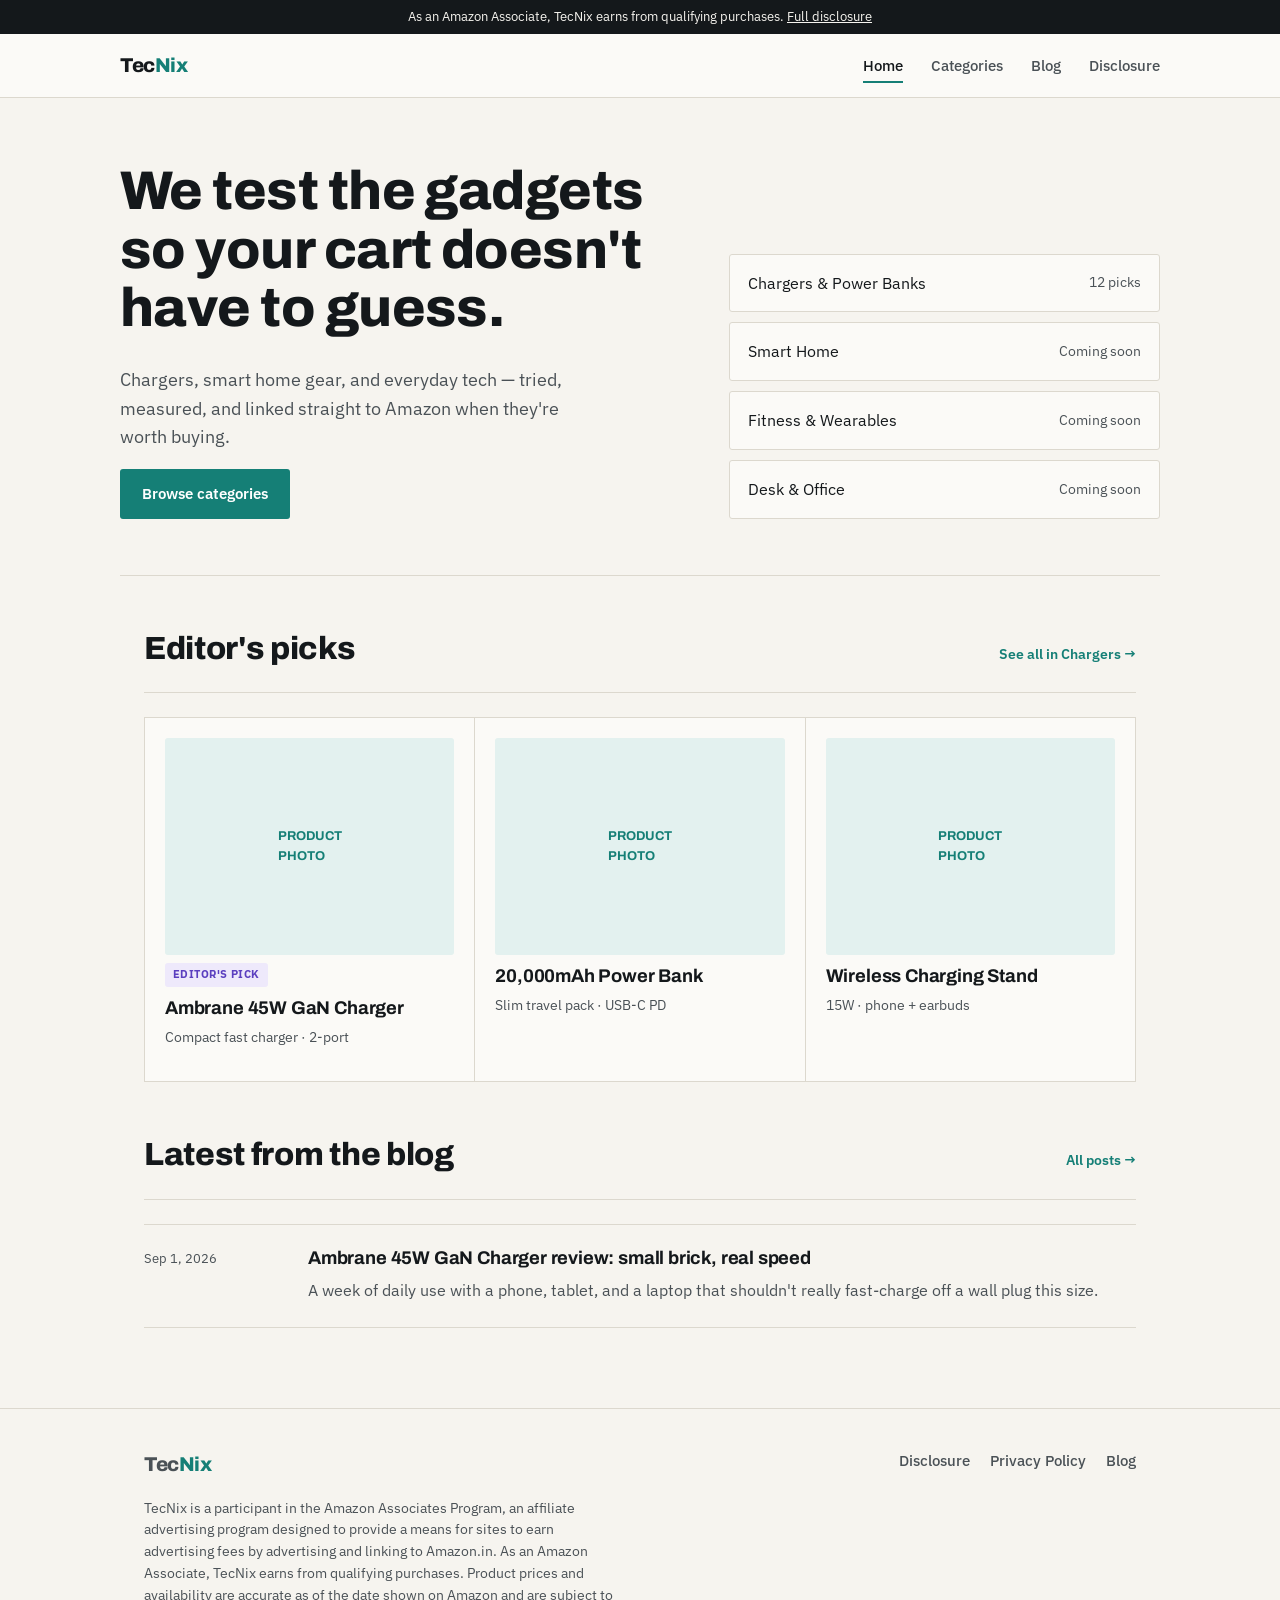
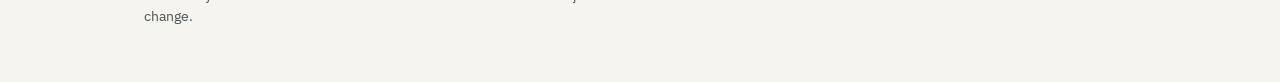
<file: index.html>
<!DOCTYPE html>
<html lang="en">
<head>
<meta charset="UTF-8">
<meta name="viewport" content="width=device-width, initial-scale=1.0">
<title>TecNix — Gadgets, tested and reviewed</title>
<meta name="description" content="Hands-on picks and honest reviews for chargers, smart home gear, and everyday gadgets, with straight links to buy on Amazon.">
<link rel="stylesheet" href="styles.css">
</head>
<body>

<div class="disclosure-strip">As an Amazon Associate, TecNix earns from qualifying purchases. <a href="disclosure.html">Full disclosure</a></div>

<header class="site">
  <nav class="site-nav wrap">
    <a href="index.html" class="logo">Tec<span>Nix</span></a>
    <button class="nav-toggle" aria-label="Toggle menu" onclick="document.querySelector('.nav-links').classList.toggle('open')">☰</button>
    <ul class="nav-links">
      <li><a href="index.html" class="active">Home</a></li>
      <li><a href="category-chargers-power-banks.html">Categories</a></li>
      <li><a href="blog.html">Blog</a></li>
      <li><a href="disclosure.html">Disclosure</a></li>
    </ul>
  </nav>
</header>

<main>
  <section class="hero wrap">
    <div>
      <h1>We test the gadgets<br>so your cart doesn't have to guess.</h1>
      <p class="lede">Chargers, smart home gear, and everyday tech — tried, measured, and linked straight to Amazon when they're worth buying.</p>
      <a href="category-chargers-power-banks.html" class="btn">Browse categories</a>
    </div>
    <div class="hero-tiles">
      <a href="category-chargers-power-banks.html" class="tile"><span>Chargers &amp; Power Banks</span><span class="count">12 picks</span></a>
      <a href="#" class="tile"><span>Smart Home</span><span class="count">Coming soon</span></a>
      <a href="#" class="tile"><span>Fitness &amp; Wearables</span><span class="count">Coming soon</span></a>
      <a href="#" class="tile"><span>Desk &amp; Office</span><span class="count">Coming soon</span></a>
    </div>
  </section>

  <div class="wrap">
    <div class="section-head">
      <h2>Editor's picks</h2>
      <a href="category-chargers-power-banks.html">See all in Chargers →</a>
    </div>
    <div class="product-grid">
      <a href="product-ambrane-45w-gan-charger.html" class="product-card">
        <div class="thumb">PRODUCT<br>PHOTO</div>
        <span class="badge">Editor's pick</span>
        <h3>Ambrane 45W GaN Charger</h3>
        <p class="meta">Compact fast charger · 2-port</p>
      </a>
      <a href="#" class="product-card">
        <div class="thumb">PRODUCT<br>PHOTO</div>
        <h3>20,000mAh Power Bank</h3>
        <p class="meta">Slim travel pack · USB-C PD</p>
      </a>
      <a href="#" class="product-card">
        <div class="thumb">PRODUCT<br>PHOTO</div>
        <h3>Wireless Charging Stand</h3>
        <p class="meta">15W · phone + earbuds</p>
      </a>
    </div>

    <div class="section-head">
      <h2>Latest from the blog</h2>
      <a href="blog.html">All posts →</a>
    </div>
    <div class="post-list">
      <a class="post-row" href="blog/review-ambrane-45w-gan-charger.html">
        <time datetime="2026-09-01">Sep 1, 2026</time>
        <div>
          <h3>Ambrane 45W GaN Charger review: small brick, real speed</h3>
          <p>A week of daily use with a phone, tablet, and a laptop that shouldn't really fast-charge off a wall plug this size.</p>
        </div>
      </a>
    </div>
  </div>
</main>

<footer class="site">
  <div class="wrap">
    <div class="foot-row">
      <a href="index.html" class="logo">Tec<span>Nix</span></a>
      <ul class="nav-links" style="display:flex; position:static; flex-direction:row; gap:20px; border:none;">
        <li><a href="disclosure.html">Disclosure</a></li>
        <li><a href="privacy.html">Privacy Policy</a></li>
        <li><a href="blog.html">Blog</a></li>
      </ul>
    </div>
    <p class="legal">TecNix is a participant in the Amazon Associates Program, an affiliate advertising program designed to provide a means for sites to earn advertising fees by advertising and linking to Amazon.in. As an Amazon Associate, TecNix earns from qualifying purchases. Product prices and availability are accurate as of the date shown on Amazon and are subject to change.</p>
  </div>
</footer>

</body>
</html>
</file>
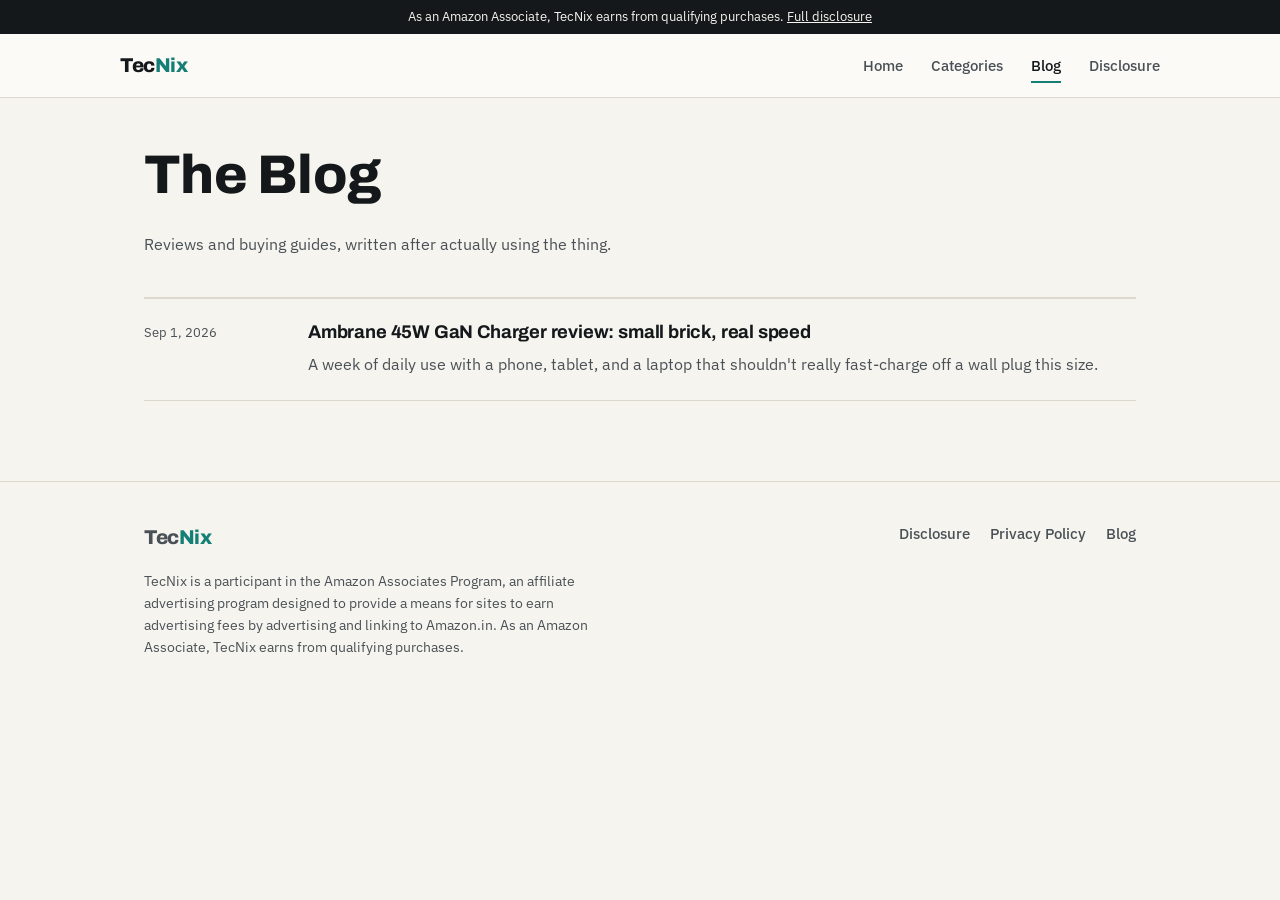
<file: blog.html>
<!DOCTYPE html>
<html lang="en">
<head>
<meta charset="UTF-8">
<meta name="viewport" content="width=device-width, initial-scale=1.0">
<title>Blog — TecNix</title>
<meta name="description" content="Reviews, comparisons, and buying guides for chargers, smart home gear, and everyday gadgets.">
<link rel="stylesheet" href="styles.css">
</head>
<body>

<div class="disclosure-strip">As an Amazon Associate, TecNix earns from qualifying purchases. <a href="disclosure.html">Full disclosure</a></div>

<header class="site">
  <nav class="site-nav wrap">
    <a href="index.html" class="logo">Tec<span>Nix</span></a>
    <button class="nav-toggle" aria-label="Toggle menu" onclick="document.querySelector('.nav-links').classList.toggle('open')">☰</button>
    <ul class="nav-links">
      <li><a href="index.html">Home</a></li>
      <li><a href="category-chargers-power-banks.html">Categories</a></li>
      <li><a href="blog.html" class="active">Blog</a></li>
      <li><a href="disclosure.html">Disclosure</a></li>
    </ul>
  </nav>
</header>

<main class="wrap">
  <div style="padding:48px 0 24px; border-bottom:1px solid var(--line);">
    <h1>The Blog</h1>
    <p class="lede" style="color:var(--ink-70); max-width:60ch;">Reviews and buying guides, written after actually using the thing.</p>
  </div>

  <div class="post-list">
    <a class="post-row" href="blog/review-ambrane-45w-gan-charger.html">
      <time datetime="2026-09-01">Sep 1, 2026</time>
      <div>
        <h3>Ambrane 45W GaN Charger review: small brick, real speed</h3>
        <p>A week of daily use with a phone, tablet, and a laptop that shouldn't really fast-charge off a wall plug this size.</p>
      </div>
    </a>
    <!-- Duplicate a .post-row block above for each new post -->
  </div>
</main>

<footer class="site">
  <div class="wrap">
    <div class="foot-row">
      <a href="index.html" class="logo">Tec<span>Nix</span></a>
      <ul class="nav-links" style="display:flex; position:static; flex-direction:row; gap:20px; border:none;">
        <li><a href="disclosure.html">Disclosure</a></li>
        <li><a href="privacy.html">Privacy Policy</a></li>
        <li><a href="blog.html">Blog</a></li>
      </ul>
    </div>
    <p class="legal">TecNix is a participant in the Amazon Associates Program, an affiliate advertising program designed to provide a means for sites to earn advertising fees by advertising and linking to Amazon.in. As an Amazon Associate, TecNix earns from qualifying purchases.</p>
  </div>
</footer>

</body>
</html>
</file>
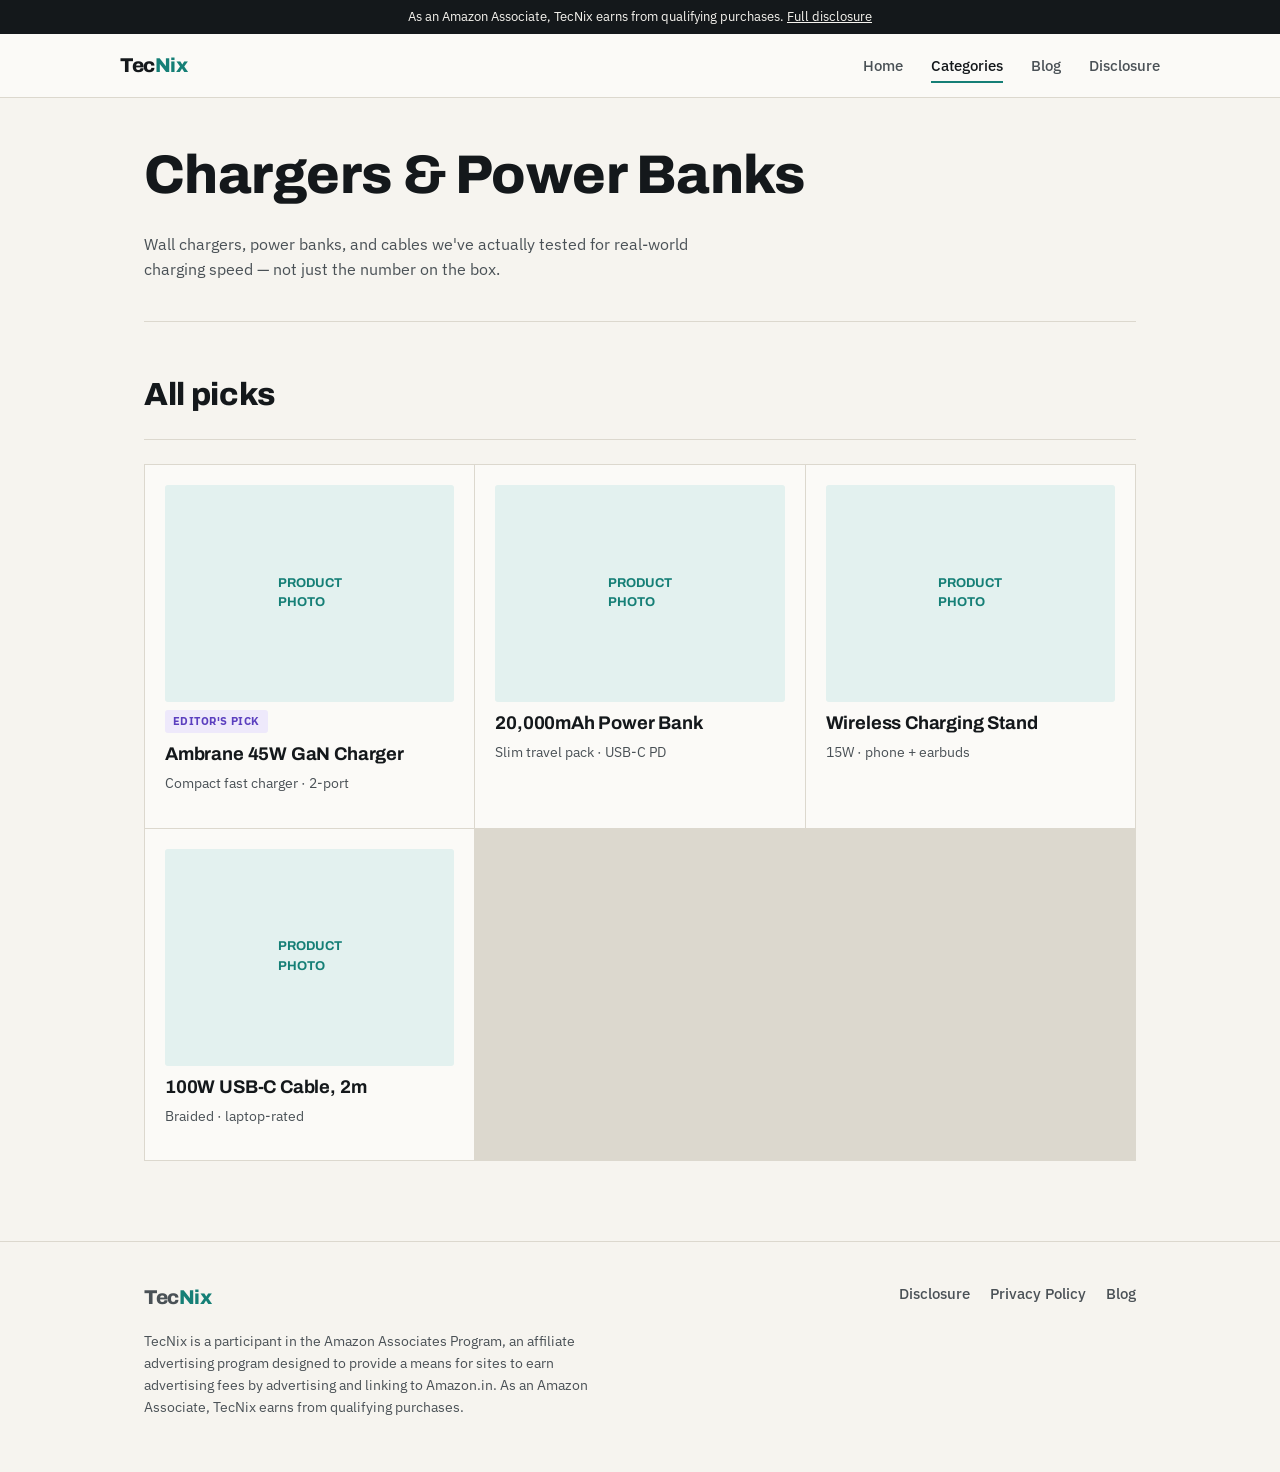
<file: category-chargers-power-banks.html>
<!DOCTYPE html>
<html lang="en">
<head>
<meta charset="UTF-8">
<meta name="viewport" content="width=device-width, initial-scale=1.0">
<title>Chargers & Power Banks — TecNix</title>
<meta name="description" content="Tested chargers, power banks, and charging accessories, with picks linked to Amazon.">
<link rel="stylesheet" href="styles.css">
</head>
<body>

<div class="disclosure-strip">As an Amazon Associate, TecNix earns from qualifying purchases. <a href="disclosure.html">Full disclosure</a></div>

<header class="site">
  <nav class="site-nav wrap">
    <a href="index.html" class="logo">Tec<span>Nix</span></a>
    <button class="nav-toggle" aria-label="Toggle menu" onclick="document.querySelector('.nav-links').classList.toggle('open')">☰</button>
    <ul class="nav-links">
      <li><a href="index.html">Home</a></li>
      <li><a href="category-chargers-power-banks.html" class="active">Categories</a></li>
      <li><a href="blog.html">Blog</a></li>
      <li><a href="disclosure.html">Disclosure</a></li>
    </ul>
  </nav>
</header>

<main class="wrap">
  <div style="padding:48px 0 24px; border-bottom:1px solid var(--line);">
    <h1>Chargers &amp; Power Banks</h1>
    <p class="lede" style="color:var(--ink-70); max-width:60ch;">Wall chargers, power banks, and cables we've actually tested for real-world charging speed — not just the number on the box.</p>
  </div>

  <div class="section-head">
    <h2>All picks</h2>
  </div>
  <div class="product-grid">
    <a href="product-ambrane-45w-gan-charger.html" class="product-card">
      <div class="thumb">PRODUCT<br>PHOTO</div>
      <span class="badge">Editor's pick</span>
      <h3>Ambrane 45W GaN Charger</h3>
      <p class="meta">Compact fast charger · 2-port</p>
    </a>
    <a href="#" class="product-card">
      <div class="thumb">PRODUCT<br>PHOTO</div>
      <h3>20,000mAh Power Bank</h3>
      <p class="meta">Slim travel pack · USB-C PD</p>
    </a>
    <a href="#" class="product-card">
      <div class="thumb">PRODUCT<br>PHOTO</div>
      <h3>Wireless Charging Stand</h3>
      <p class="meta">15W · phone + earbuds</p>
    </a>
    <a href="#" class="product-card">
      <div class="thumb">PRODUCT<br>PHOTO</div>
      <h3>100W USB-C Cable, 2m</h3>
      <p class="meta">Braided · laptop-rated</p>
    </a>
  </div>
  <!-- Duplicate a .product-card block above for each new product in this category -->
</main>

<footer class="site">
  <div class="wrap">
    <div class="foot-row">
      <a href="index.html" class="logo">Tec<span>Nix</span></a>
      <ul class="nav-links" style="display:flex; position:static; flex-direction:row; gap:20px; border:none;">
        <li><a href="disclosure.html">Disclosure</a></li>
        <li><a href="privacy.html">Privacy Policy</a></li>
        <li><a href="blog.html">Blog</a></li>
      </ul>
    </div>
    <p class="legal">TecNix is a participant in the Amazon Associates Program, an affiliate advertising program designed to provide a means for sites to earn advertising fees by advertising and linking to Amazon.in. As an Amazon Associate, TecNix earns from qualifying purchases.</p>
  </div>
</footer>

</body>
</html>
</file>
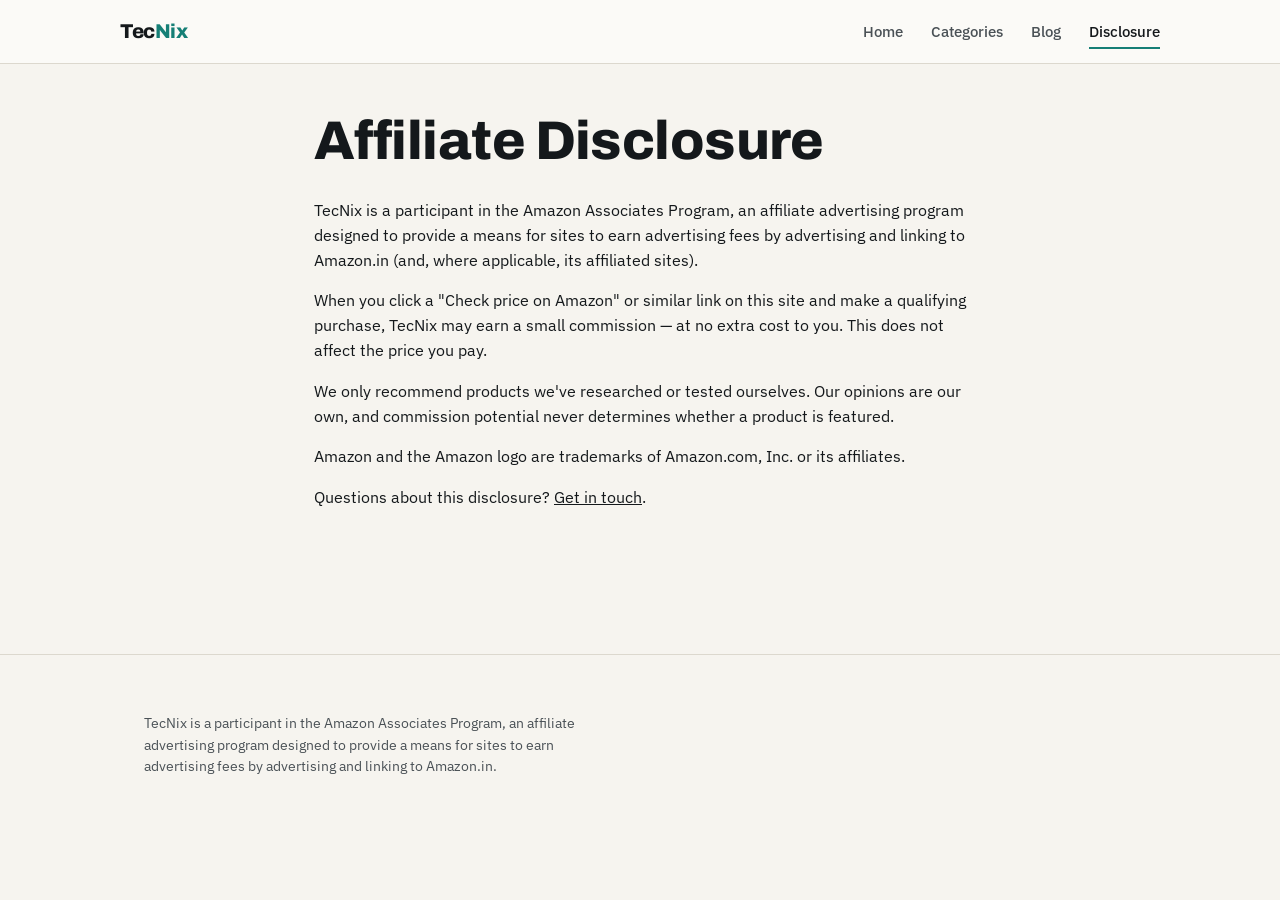
<file: disclosure.html>
<!DOCTYPE html>
<html lang="en">
<head>
<meta charset="UTF-8">
<meta name="viewport" content="width=device-width, initial-scale=1.0">
<title>Affiliate Disclosure — TecNix</title>
<link rel="stylesheet" href="styles.css">
</head>
<body>

<header class="site">
  <nav class="site-nav wrap">
    <a href="index.html" class="logo">Tec<span>Nix</span></a>
    <button class="nav-toggle" aria-label="Toggle menu" onclick="document.querySelector('.nav-links').classList.toggle('open')">☰</button>
    <ul class="nav-links">
      <li><a href="index.html">Home</a></li>
      <li><a href="category-chargers-power-banks.html">Categories</a></li>
      <li><a href="blog.html">Blog</a></li>
      <li><a href="disclosure.html" class="active">Disclosure</a></li>
    </ul>
  </nav>
</header>

<main class="wrap" style="max-width:70ch; padding:48px 24px;">
  <h1>Affiliate Disclosure</h1>
  <p>TecNix is a participant in the Amazon Associates Program, an affiliate advertising program designed to provide a means for sites to earn advertising fees by advertising and linking to Amazon.in (and, where applicable, its affiliated sites).</p>
  <p>When you click a "Check price on Amazon" or similar link on this site and make a qualifying purchase, TecNix may earn a small commission — at no extra cost to you. This does not affect the price you pay.</p>
  <p>We only recommend products we've researched or tested ourselves. Our opinions are our own, and commission potential never determines whether a product is featured.</p>
  <p>Amazon and the Amazon logo are trademarks of Amazon.com, Inc. or its affiliates.</p>
  <p>Questions about this disclosure? <a href="mailto:REPLACE-WITH-YOUR-EMAIL">Get in touch</a>.</p>
</main>

<footer class="site">
  <div class="wrap">
    <p class="legal">TecNix is a participant in the Amazon Associates Program, an affiliate advertising program designed to provide a means for sites to earn advertising fees by advertising and linking to Amazon.in.</p>
  </div>
</footer>

</body>
</html>
</file>
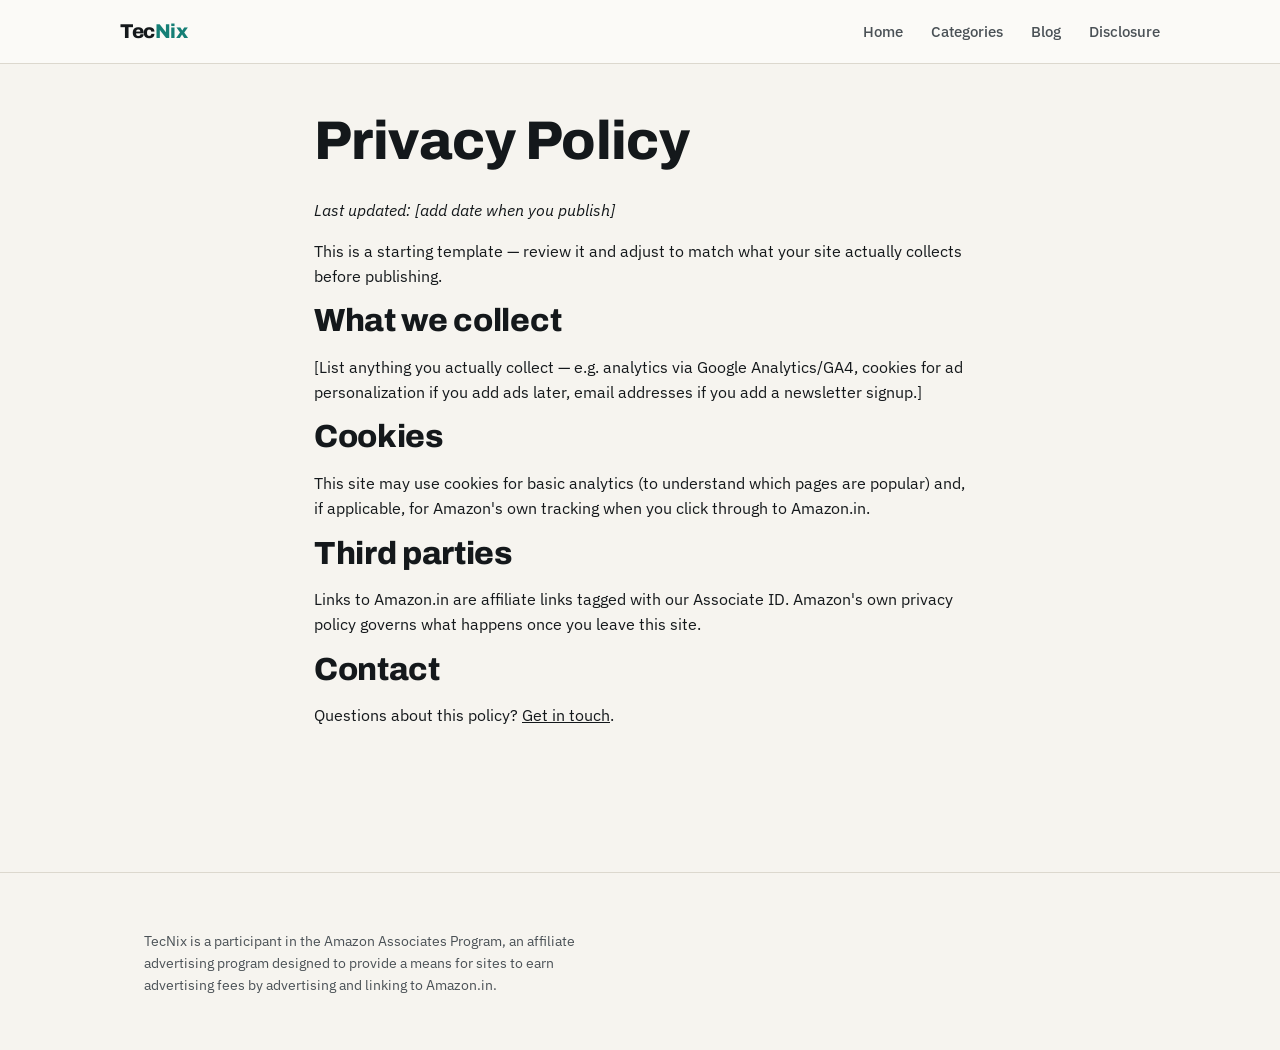
<file: privacy.html>
<!DOCTYPE html>
<html lang="en">
<head>
<meta charset="UTF-8">
<meta name="viewport" content="width=device-width, initial-scale=1.0">
<title>Privacy Policy — TecNix</title>
<link rel="stylesheet" href="styles.css">
</head>
<body>

<header class="site">
  <nav class="site-nav wrap">
    <a href="index.html" class="logo">Tec<span>Nix</span></a>
    <button class="nav-toggle" aria-label="Toggle menu" onclick="document.querySelector('.nav-links').classList.toggle('open')">☰</button>
    <ul class="nav-links">
      <li><a href="index.html">Home</a></li>
      <li><a href="category-chargers-power-banks.html">Categories</a></li>
      <li><a href="blog.html">Blog</a></li>
      <li><a href="disclosure.html">Disclosure</a></li>
    </ul>
  </nav>
</header>

<main class="wrap" style="max-width:70ch; padding:48px 24px;">
  <h1>Privacy Policy</h1>
  <p><em>Last updated: [add date when you publish]</em></p>
  <p>This is a starting template — review it and adjust to match what your site actually collects before publishing.</p>

  <h2>What we collect</h2>
  <p>[List anything you actually collect — e.g. analytics via Google Analytics/GA4, cookies for ad personalization if you add ads later, email addresses if you add a newsletter signup.]</p>

  <h2>Cookies</h2>
  <p>This site may use cookies for basic analytics (to understand which pages are popular) and, if applicable, for Amazon's own tracking when you click through to Amazon.in.</p>

  <h2>Third parties</h2>
  <p>Links to Amazon.in are affiliate links tagged with our Associate ID. Amazon's own privacy policy governs what happens once you leave this site.</p>

  <h2>Contact</h2>
  <p>Questions about this policy? <a href="mailto:REPLACE-WITH-YOUR-EMAIL">Get in touch</a>.</p>
</main>

<footer class="site">
  <div class="wrap">
    <p class="legal">TecNix is a participant in the Amazon Associates Program, an affiliate advertising program designed to provide a means for sites to earn advertising fees by advertising and linking to Amazon.in.</p>
  </div>
</footer>

</body>
</html>
</file>
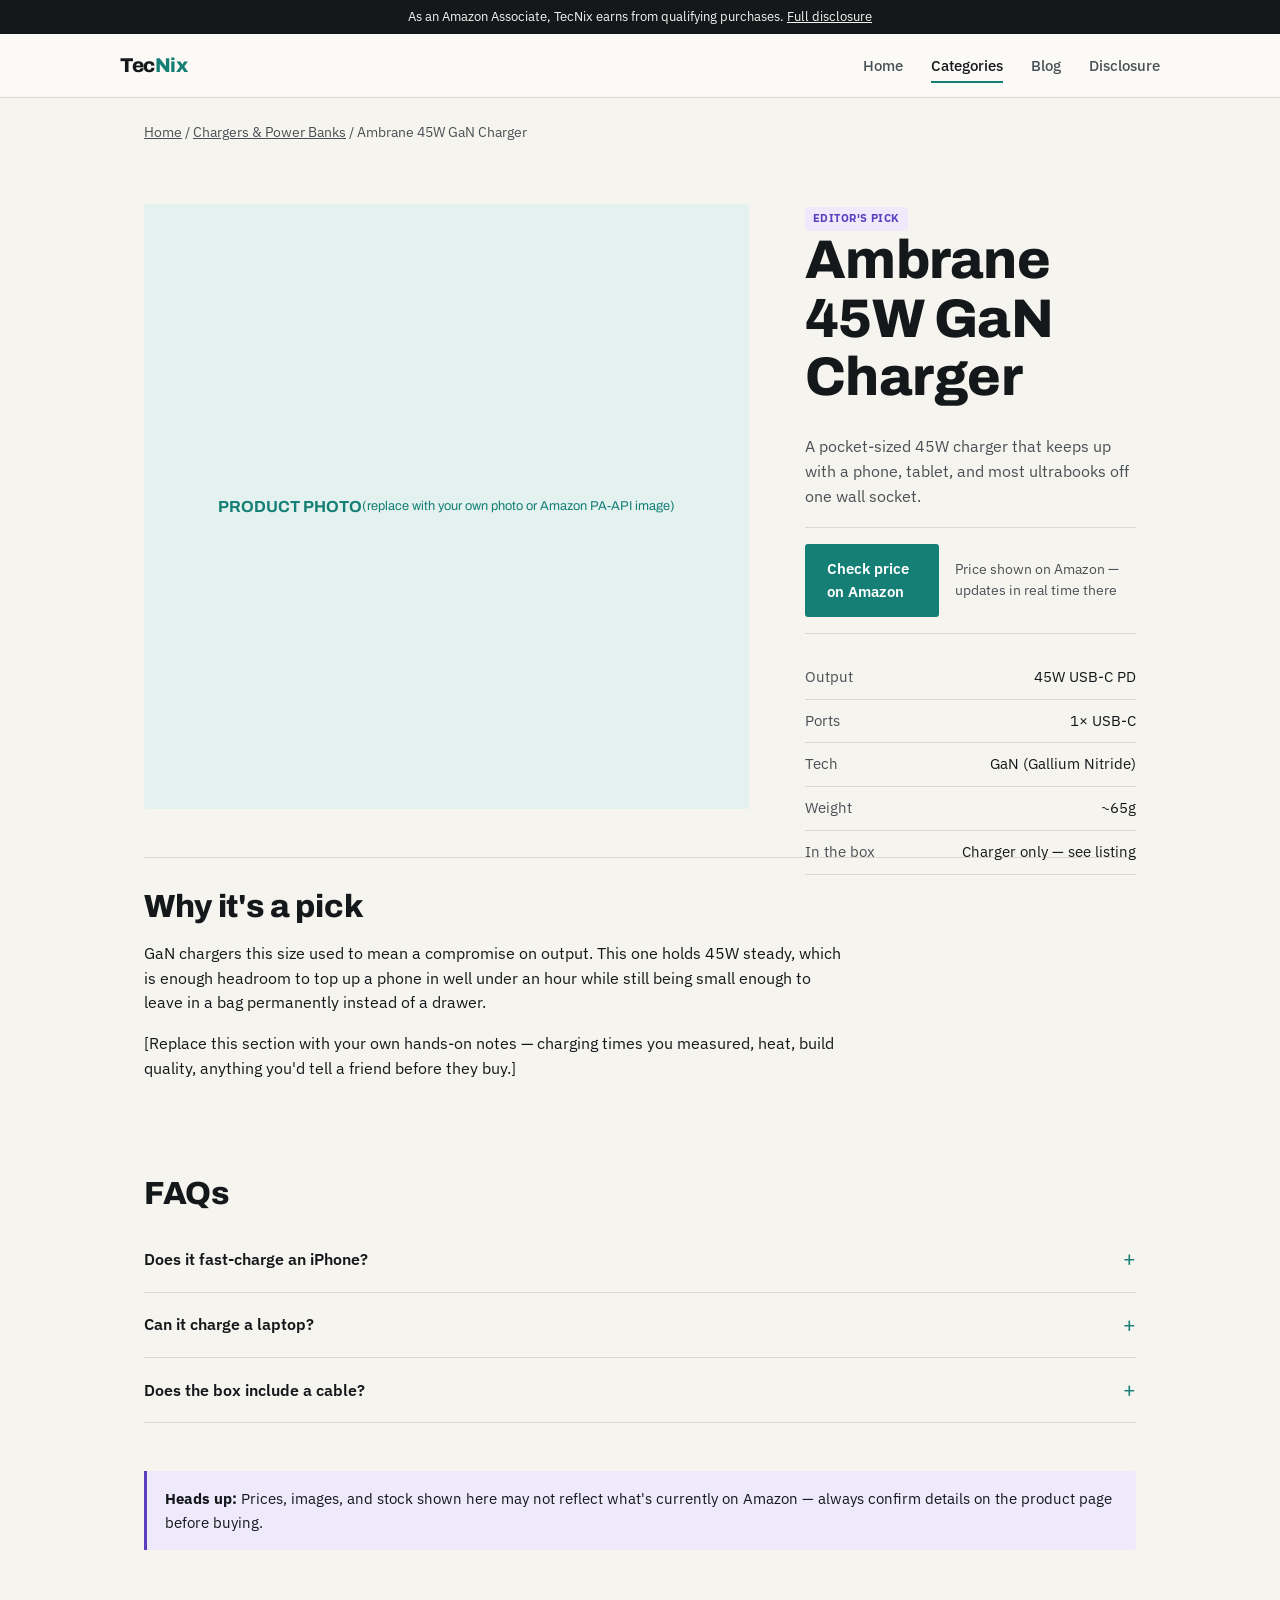
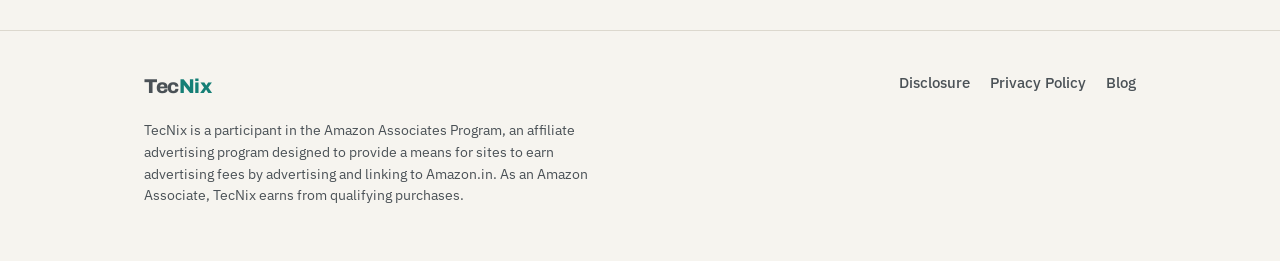
<file: product-ambrane-45w-gan-charger.html>
<!DOCTYPE html>
<html lang="en">
<head>
<meta charset="UTF-8">
<meta name="viewport" content="width=device-width, initial-scale=1.0">
<title>Ambrane 45W GaN Charger — Review & Buy | TecNix</title>
<meta name="description" content="A close look at the Ambrane 45W GaN Charger: real-world charging speed, who it's for, and where to buy it.">
<link rel="stylesheet" href="styles.css">
<script type="application/ld+json">
{
  "@context": "https://schema.org",
  "@type": "FAQPage",
  "mainEntity": [
    {
      "@type": "Question",
      "name": "Does the Ambrane 45W GaN Charger fast-charge an iPhone?",
      "acceptedAnswer": { "@type": "Answer", "text": "Yes — paired with a USB-C to Lightning cable, it supports fast charging on iPhones that support PD fast charging (iPhone 8 and later)." }
    },
    {
      "@type": "Question",
      "name": "Can it charge a laptop?",
      "acceptedAnswer": { "@type": "Answer", "text": "It can charge lower-power laptops and ultrabooks that accept 45W USB-C PD input, but it won't be enough for high-draw gaming laptops." }
    },
    {
      "@type": "Question",
      "name": "Does the box include a cable?",
      "acceptedAnswer": { "@type": "Answer", "text": "Check the current listing on Amazon for exactly what's included, since packaging contents can change between batches." }
    }
  ]
}
</script>
</head>
<body>

<div class="disclosure-strip">As an Amazon Associate, TecNix earns from qualifying purchases. <a href="disclosure.html">Full disclosure</a></div>

<header class="site">
  <nav class="site-nav wrap">
    <a href="index.html" class="logo">Tec<span>Nix</span></a>
    <button class="nav-toggle" aria-label="Toggle menu" onclick="document.querySelector('.nav-links').classList.toggle('open')">☰</button>
    <ul class="nav-links">
      <li><a href="index.html">Home</a></li>
      <li><a href="category-chargers-power-banks.html" class="active">Categories</a></li>
      <li><a href="blog.html">Blog</a></li>
      <li><a href="disclosure.html">Disclosure</a></li>
    </ul>
  </nav>
</header>

<main class="wrap">
  <p style="padding-top:24px; font-size:.85rem; color:var(--ink-70);">
    <a href="index.html" style="color:var(--ink-70);">Home</a> /
    <a href="category-chargers-power-banks.html" style="color:var(--ink-70);">Chargers &amp; Power Banks</a> /
    Ambrane 45W GaN Charger
  </p>

  <section class="product-hero">
    <div class="product-photo">PRODUCT PHOTO<br><span style="font-weight:400; font-size:.8rem;">(replace with your own photo or Amazon PA-API image)</span></div>
    <div>
      <span class="badge">Editor's pick</span>
      <h1>Ambrane 45W GaN Charger</h1>
      <p style="color:var(--ink-70);">A pocket-sized 45W charger that keeps up with a phone, tablet, and most ultrabooks off one wall socket.</p>

      <div class="price-row">
        <a href="https://www.amazon.in/dp/REPLACE-WITH-YOUR-ASIN?tag=YOUR-AFFILIATE-TAG" class="btn" rel="nofollow sponsored noopener" target="_blank">Check price on Amazon</a>
        <span class="note">Price shown on Amazon — updates in real time there</span>
      </div>

      <table class="spec-table">
        <tr><td>Output</td><td>45W USB-C PD</td></tr>
        <tr><td>Ports</td><td>1× USB-C</td></tr>
        <tr><td>Tech</td><td>GaN (Gallium Nitride)</td></tr>
        <tr><td>Weight</td><td>~65g</td></tr>
        <tr><td>In the box</td><td>Charger only — see listing</td></tr>
      </table>
    </div>
  </section>

  <div style="max-width:70ch; padding:32px 0;">
    <h2>Why it's a pick</h2>
    <p>GaN chargers this size used to mean a compromise on output. This one holds 45W steady, which is enough headroom to top up a phone in well under an hour while still being small enough to leave in a bag permanently instead of a drawer.</p>
    <p>[Replace this section with your own hands-on notes — charging times you measured, heat, build quality, anything you'd tell a friend before they buy.]</p>
  </div>

  <div class="faq">
    <h2>FAQs</h2>
    <details>
      <summary>Does it fast-charge an iPhone?</summary>
      <p>Yes — paired with a USB-C to Lightning cable, it supports fast charging on iPhones that support PD fast charging (iPhone 8 and later).</p>
    </details>
    <details>
      <summary>Can it charge a laptop?</summary>
      <p>It can charge lower-power laptops and ultrabooks that accept 45W USB-C PD input, but it won't be enough for high-draw gaming laptops.</p>
    </details>
    <details>
      <summary>Does the box include a cable?</summary>
      <p>Check the current listing on Amazon for exactly what's included, since packaging contents can change between batches.</p>
    </details>
  </div>

  <div class="callout">
    <strong>Heads up:</strong> Prices, images, and stock shown here may not reflect what's currently on Amazon — always confirm details on the product page before buying.
  </div>
</main>

<footer class="site">
  <div class="wrap">
    <div class="foot-row">
      <a href="index.html" class="logo">Tec<span>Nix</span></a>
      <ul class="nav-links" style="display:flex; position:static; flex-direction:row; gap:20px; border:none;">
        <li><a href="disclosure.html">Disclosure</a></li>
        <li><a href="privacy.html">Privacy Policy</a></li>
        <li><a href="blog.html">Blog</a></li>
      </ul>
    </div>
    <p class="legal">TecNix is a participant in the Amazon Associates Program, an affiliate advertising program designed to provide a means for sites to earn advertising fees by advertising and linking to Amazon.in. As an Amazon Associate, TecNix earns from qualifying purchases.</p>
  </div>
</footer>

</body>
</html>
</file>
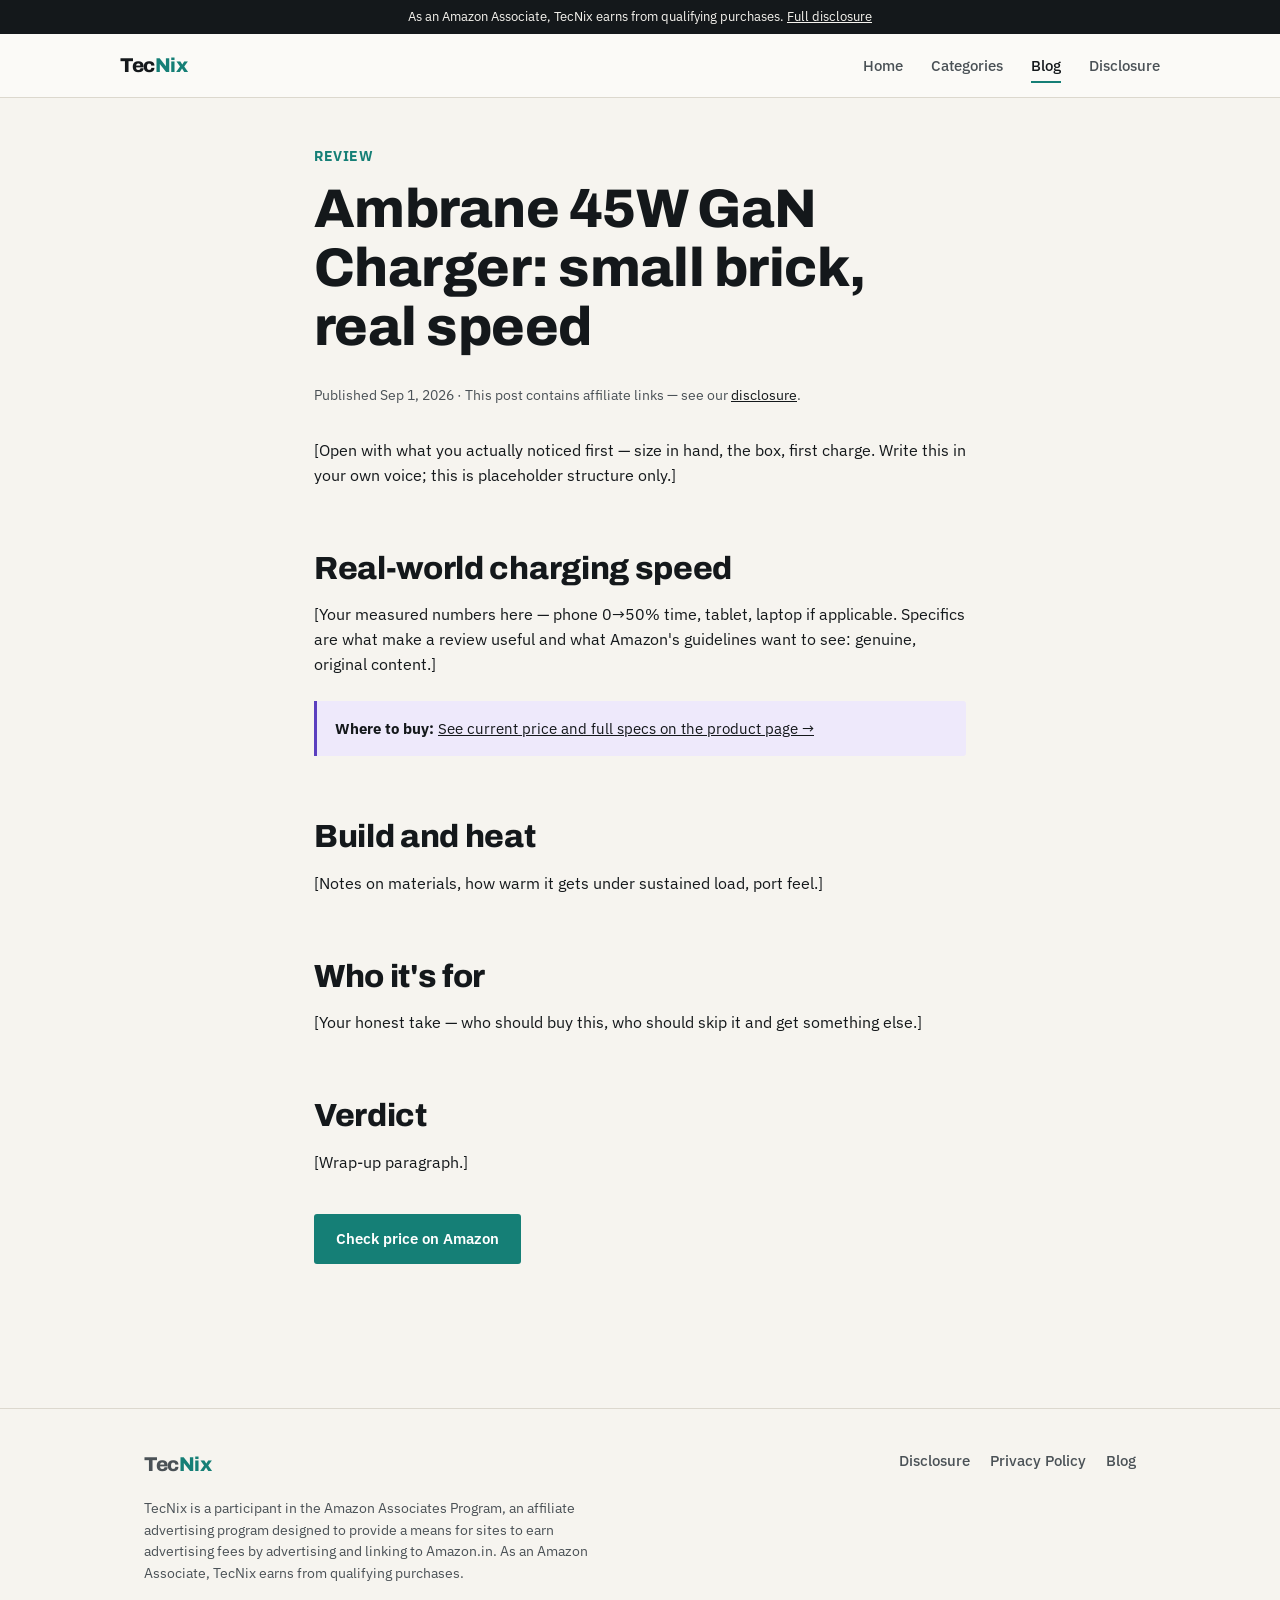
<file: review-ambrane-45w-gan-charger.html>
<!DOCTYPE html>
<html lang="en">
<head>
<meta charset="UTF-8">
<meta name="viewport" content="width=device-width, initial-scale=1.0">
<title>Ambrane 45W GaN Charger Review — TecNix</title>
<meta name="description" content="A week of real-world testing with the Ambrane 45W GaN Charger — charging speed, build quality, and who should buy it.">
<link rel="stylesheet" href="../styles.css">
</head>
<body>

<div class="disclosure-strip">As an Amazon Associate, TecNix earns from qualifying purchases. <a href="../disclosure.html">Full disclosure</a></div>

<header class="site">
  <nav class="site-nav wrap">
    <a href="../index.html" class="logo">Tec<span>Nix</span></a>
    <button class="nav-toggle" aria-label="Toggle menu" onclick="document.querySelector('.nav-links').classList.toggle('open')">☰</button>
    <ul class="nav-links">
      <li><a href="../index.html">Home</a></li>
      <li><a href="../category-chargers-power-banks.html">Categories</a></li>
      <li><a href="../blog.html" class="active">Blog</a></li>
      <li><a href="../disclosure.html">Disclosure</a></li>
    </ul>
  </nav>
</header>

<article class="post">
  <p class="kicker">Review</p>
  <h1>Ambrane 45W GaN Charger: small brick, real speed</h1>
  <p class="byline">Published Sep 1, 2026 · This post contains affiliate links — see our <a href="../disclosure.html">disclosure</a>.</p>

  <p>[Open with what you actually noticed first — size in hand, the box, first charge. Write this in your own voice; this is placeholder structure only.]</p>

  <h2>Real-world charging speed</h2>
  <p>[Your measured numbers here — phone 0→50% time, tablet, laptop if applicable. Specifics are what make a review useful and what Amazon's guidelines want to see: genuine, original content.]</p>

  <div class="callout">
    <strong>Where to buy:</strong> <a href="../product-ambrane-45w-gan-charger.html">See current price and full specs on the product page →</a>
  </div>

  <h2>Build and heat</h2>
  <p>[Notes on materials, how warm it gets under sustained load, port feel.]</p>

  <h2>Who it's for</h2>
  <p>[Your honest take — who should buy this, who should skip it and get something else.]</p>

  <h2>Verdict</h2>
  <p>[Wrap-up paragraph.]</p>

  <p style="margin-top:40px;"><a href="../product-ambrane-45w-gan-charger.html" class="btn">Check price on Amazon</a></p>
</article>

<footer class="site">
  <div class="wrap">
    <div class="foot-row">
      <a href="../index.html" class="logo">Tec<span>Nix</span></a>
      <ul class="nav-links" style="display:flex; position:static; flex-direction:row; gap:20px; border:none;">
        <li><a href="../disclosure.html">Disclosure</a></li>
        <li><a href="../privacy.html">Privacy Policy</a></li>
        <li><a href="../blog.html">Blog</a></li>
      </ul>
    </div>
    <p class="legal">TecNix is a participant in the Amazon Associates Program, an affiliate advertising program designed to provide a means for sites to earn advertising fees by advertising and linking to Amazon.in. As an Amazon Associate, TecNix earns from qualifying purchases.</p>
  </div>
</footer>

</body>
</html>
</file>
<file: styles.css>
/* ============================================================
   TecNix — shared stylesheet
   Palette: Ink / Off-white / Signal Teal / Signal Violet
   Type: Archivo (display) + IBM Plex Sans (body)
   ============================================================ */

@import url('https://fonts.googleapis.com/css2?family=Archivo:wght@600;700;800&family=IBM+Plex+Sans:wght@400;500;600&display=swap');

:root{
  --ink: #14181b;
  --ink-70: #4a5156;
  --off-white: #f6f4ef;
  --paper: #fbfaf7;
  --line: #dcd8ce;
  --teal: #157f76;
  --teal-tint: #e3f1ef;
  --violet: #5b3fbf;
  --violet-tint: #eee9fb;
  --radius: 3px;
  --max: 1040px;
}

*{box-sizing:border-box;}
html{scroll-behavior:smooth;}
body{
  margin:0;
  background:var(--off-white);
  color:var(--ink);
  font-family:'IBM Plex Sans', sans-serif;
  font-size:16px;
  line-height:1.55;
  -webkit-font-smoothing:antialiased;
}
h1,h2,h3,.display{
  font-family:'Archivo', sans-serif;
  font-weight:800;
  line-height:1.08;
  margin:0 0 .5em;
  letter-spacing:-0.01em;
}
h1{font-size:clamp(2rem,4.5vw,3.4rem);}
h2{font-size:clamp(1.4rem,3vw,2rem);}
h3{font-size:1.15rem; font-weight:700;}
p{margin:0 0 1em;}
a{color:var(--ink);}
.wrap{max-width:var(--max); margin:0 auto; padding:0 24px;}
img{max-width:100%; display:block;}
:focus-visible{outline:2px solid var(--violet); outline-offset:2px;}

/* -------- header -------- */
header.site{
  border-bottom:1px solid var(--line);
  background:var(--paper);
  position:sticky; top:0; z-index:20;
}
.site-nav{
  display:flex; align-items:center; justify-content:space-between;
  padding:16px 0;
}
.logo{
  font-family:'Archivo', sans-serif; font-weight:800; font-size:1.25rem;
  text-decoration:none; color:var(--ink); letter-spacing:-0.02em;
}
.logo span{color:var(--teal);}
.nav-links{display:flex; gap:28px; list-style:none; margin:0; padding:0;}
.nav-links a{text-decoration:none; font-weight:500; font-size:.95rem; color:var(--ink-70); padding:6px 0; border-bottom:2px solid transparent;}
.nav-links a:hover, .nav-links a.active{color:var(--ink); border-bottom-color:var(--teal);}
.nav-toggle{display:none; background:none; border:1px solid var(--line); border-radius:var(--radius); padding:8px 12px; font-size:1rem;}

/* -------- disclosure strip -------- */
.disclosure-strip{
  background:var(--ink); color:var(--off-white);
  font-size:.8rem; text-align:center; padding:7px 16px;
}
.disclosure-strip a{color:var(--off-white); text-decoration:underline;}

/* -------- hero -------- */
.hero{
  padding:64px 0 56px;
  display:grid; grid-template-columns:1.3fr 1fr; gap:48px; align-items:end;
  border-bottom:1px solid var(--line);
}
.hero p.lede{font-size:1.15rem; color:var(--ink-70); max-width:44ch;}
.hero-tiles{display:grid; gap:10px;}
.tile{
  border:1px solid var(--line); background:var(--paper);
  padding:16px 18px; border-radius:var(--radius);
  display:flex; justify-content:space-between; align-items:center;
  text-decoration:none; color:var(--ink);
}
.tile:hover{border-color:var(--teal);}
.tile .count{color:var(--ink-70); font-size:.85rem;}

/* -------- section headings -------- */
.section-head{
  display:flex; justify-content:space-between; align-items:baseline;
  border-bottom:1px solid var(--line); padding-bottom:10px; margin:56px 0 24px;
}
.section-head a{font-size:.9rem; color:var(--teal); text-decoration:none; font-weight:600;}

/* -------- product grid -------- */
.product-grid{
  display:grid; grid-template-columns:repeat(3,1fr); gap:1px;
  background:var(--line); border:1px solid var(--line);
}
.product-card{
  background:var(--paper); padding:20px; text-decoration:none; color:var(--ink);
  display:flex; flex-direction:column; gap:8px;
}
.product-card .thumb{
  aspect-ratio:4/3; background:var(--teal-tint); border-radius:var(--radius);
  display:flex; align-items:center; justify-content:center; color:var(--teal);
  font-family:'Archivo',sans-serif; font-weight:700; font-size:.8rem;
}
.product-card h3{margin:4px 0 0;}
.product-card .meta{font-size:.85rem; color:var(--ink-70);}
.badge{
  display:inline-block; font-size:.7rem; font-weight:700; text-transform:uppercase;
  letter-spacing:.04em; background:var(--violet-tint); color:var(--violet);
  padding:3px 8px; border-radius:var(--radius); width:fit-content;
}

/* -------- buttons -------- */
.btn{
  display:inline-flex; align-items:center; gap:8px;
  background:var(--teal); color:#fff; text-decoration:none;
  font-weight:600; padding:13px 22px; border-radius:var(--radius);
  border:none; font-size:.95rem; cursor:pointer;
}
.btn:hover{background:#0f655e;}
.btn.secondary{background:transparent; color:var(--ink); border:1px solid var(--line);}
.btn.secondary:hover{border-color:var(--ink);}

/* -------- product page -------- */
.product-hero{
  display:grid; grid-template-columns:1fr 1fr; gap:56px;
  padding:48px 0; border-bottom:1px solid var(--line);
}
.product-photo{
  aspect-ratio:1; background:var(--teal-tint); border-radius:var(--radius);
  display:flex; align-items:center; justify-content:center; color:var(--teal);
  font-family:'Archivo',sans-serif; font-weight:700; text-align:center; padding:24px;
}
.price-row{
  display:flex; align-items:center; gap:16px; margin:18px 0 22px;
  padding:16px 0; border-top:1px solid var(--line); border-bottom:1px solid var(--line);
}
.price-row .note{font-size:.85rem; color:var(--ink-70);}
.spec-table{width:100%; border-collapse:collapse; margin:18px 0;}
.spec-table tr{border-bottom:1px solid var(--line);}
.spec-table td{padding:10px 0; font-size:.92rem;}
.spec-table td:first-child{color:var(--ink-70); width:38%;}
.spec-table td:last-child{font-variant-numeric:tabular-nums; text-align:right;}

/* -------- FAQ -------- */
.faq{margin:48px 0;}
.faq details{
  border-bottom:1px solid var(--line); padding:16px 0;
}
.faq summary{
  cursor:pointer; font-weight:600; list-style:none; display:flex;
  justify-content:space-between; align-items:center;
}
.faq summary::-webkit-details-marker{display:none;}
.faq summary::after{content:"+"; font-size:1.3rem; color:var(--teal); font-weight:400;}
.faq details[open] summary::after{content:"–";}
.faq p{margin-top:10px; color:var(--ink-70);}

/* -------- blog -------- */
.post-list{display:grid; gap:0; border-top:1px solid var(--line);}
.post-row{
  display:grid; grid-template-columns:140px 1fr; gap:24px;
  padding:24px 0; border-bottom:1px solid var(--line); text-decoration:none; color:var(--ink);
}
.post-row time{font-size:.8rem; color:var(--ink-70); font-variant-numeric:tabular-nums;}
.post-row p{color:var(--ink-70); margin:6px 0 0;}
article.post{max-width:70ch; margin:0 auto; padding:48px 24px;}
article.post .kicker{color:var(--teal); font-weight:700; font-size:.85rem; text-transform:uppercase; letter-spacing:.04em;}
article.post h1{margin-top:8px;}
article.post .byline{color:var(--ink-70); font-size:.9rem; margin-bottom:32px;}
article.post h2{margin-top:2em;}
.callout{
  background:var(--violet-tint); border-left:3px solid var(--violet);
  padding:16px 18px; border-radius:0 var(--radius) var(--radius) 0; margin:24px 0;
  font-size:.95rem;
}

/* -------- footer -------- */
footer.site{
  border-top:1px solid var(--line); margin-top:80px; padding:40px 0;
  font-size:.85rem; color:var(--ink-70);
}
footer.site .foot-row{display:flex; justify-content:space-between; flex-wrap:wrap; gap:16px;}
footer.site a{color:var(--ink-70);}
footer.site .legal{max-width:60ch; margin-top:18px; line-height:1.6;}

/* -------- responsive -------- */
@media (max-width:760px){
  .hero{grid-template-columns:1fr;}
  .product-grid{grid-template-columns:1fr 1fr;}
  .product-hero{grid-template-columns:1fr; gap:28px;}
  .nav-links{
    position:absolute; top:100%; left:0; right:0; background:var(--paper);
    flex-direction:column; gap:0; border-bottom:1px solid var(--line);
    display:none;
  }
  .nav-links.open{display:flex;}
  .nav-links a{padding:14px 24px; width:100%; border-bottom:1px solid var(--line);}
  .nav-toggle{display:block;}
}
@media (max-width:480px){
  .product-grid{grid-template-columns:1fr;}
}
</file>
